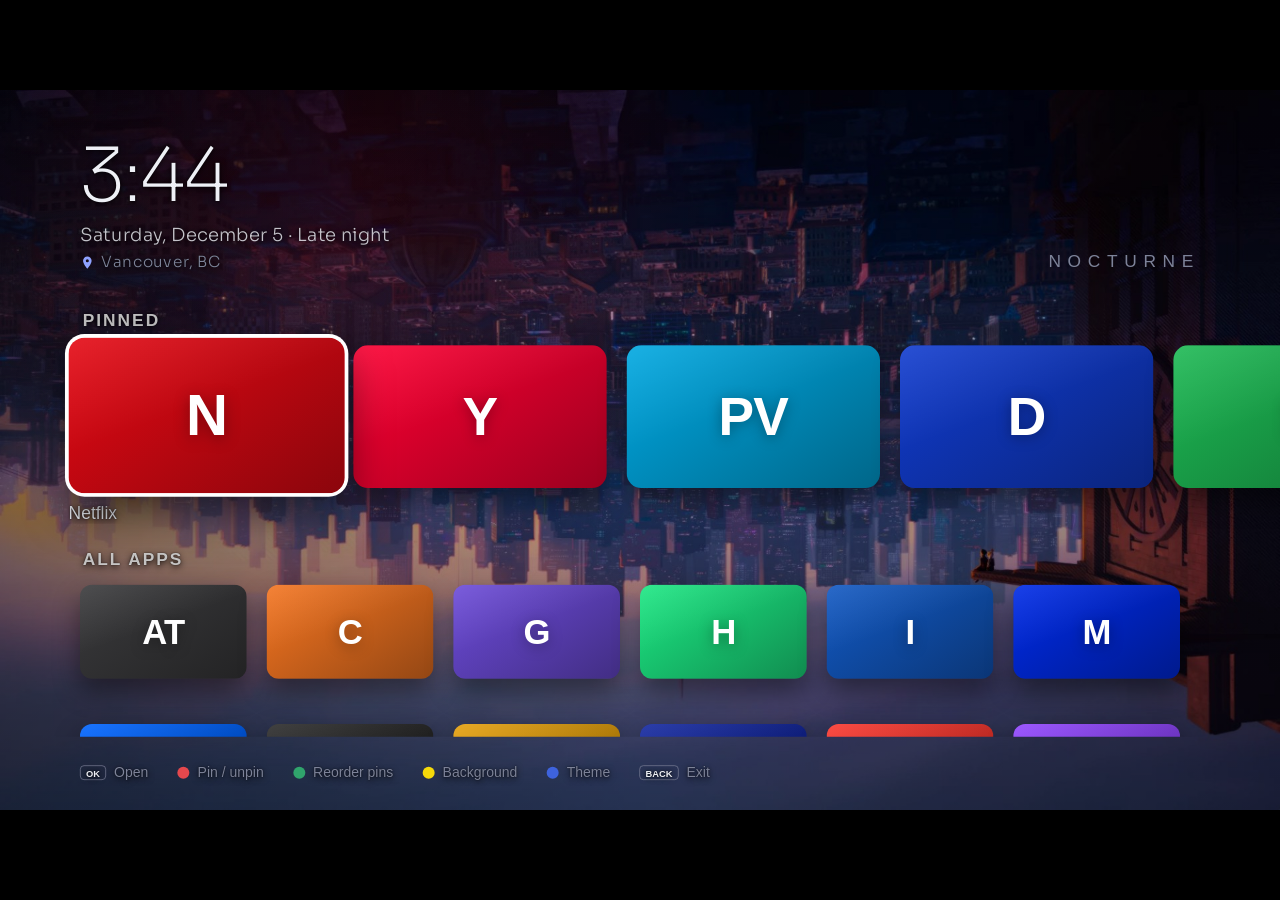
<file: samsung-tv-launcher/index.html>
<!DOCTYPE html>
<html lang="en">
<head>
<meta charset="utf-8">
<meta name="viewport" content="width=1920, height=1080, user-scalable=no">
<title>Nocturne</title>
<link rel="stylesheet" href="css/style.css">
</head>
<body class="theme-midnight">
<div id="stage">
  <div id="bg"></div>
  <div id="glow"></div>

  <header id="top">
    <div>
      <div id="clock">--:--</div>
      <div id="date"></div>
      <div id="location">
        <svg viewBox="0 0 24 24" aria-hidden="true"><path d="M12 2a7 7 0 0 0-7 7c0 5.2 7 13 7 13s7-7.8 7-13a7 7 0 0 0-7-7zm0 9.5A2.5 2.5 0 1 1 12 6.5a2.5 2.5 0 0 1 0 5z"/></svg>
        <span id="location-name"></span>
      </div>
    </div>
    <div id="brand">nocturne<span id="mode-badge"></span></div>
  </header>

  <main id="viewport">
    <div id="rows"></div>
  </main>

  <footer id="hints">
    <span><b class="k">OK</b> Open</span>
    <span><b class="k red"></b> Pin / unpin</span>
    <span><b class="k green"></b> Reorder pins</span>
    <span><b class="k yellow"></b> Background</span>
    <span><b class="k blue"></b> Theme</span>
    <span><b class="k">BACK</b> Exit</span>
  </footer>

  <div id="toast"></div>
</div>
<script src="js/settings.js"></script>
<script src="js/apps.js"></script>
<script src="backgrounds/backgrounds.js"></script>
<script src="js/main.js"></script>
</body>
</html>
</file>
<file: samsung-tv-launcher/css/style.css>
/* Nocturne: a dark app grid for Samsung Tizen TVs.
   Laid out on a fixed 1920x1080 stage (the TV's web viewport). Needs Tizen 4.0+ (2018+ TVs) for CSS variables. */

* { box-sizing: border-box; margin: 0; padding: 0; }

/* Sora (SIL Open Font License, see fonts/OFL.txt), bundled so it works without internet */
@font-face {
  font-family: "Sora";
  font-weight: 200;
  src: url("../fonts/sora-200.woff2") format("woff2"), url("../fonts/sora-200.woff") format("woff");
}
@font-face {
  font-family: "Sora";
  font-weight: 300;
  src: url("../fonts/sora-300.woff2") format("woff2"), url("../fonts/sora-300.woff") format("woff");
}

.theme-midnight {
  --bg: #07080d;
  --bg2: #0e1220;
  --panel: rgba(255, 255, 255, 0.04);
  --text: #eef0f6;
  --muted: #7d8399;
  --ring: #ffffff;
  --accent: #8ea2ff;
}
.theme-oled {
  --bg: #000000;
  --bg2: #000000;
  --panel: rgba(255, 255, 255, 0.03);
  --text: #f5f5f5;
  --muted: #6b6b6b;
  --ring: #ffffff;
  --accent: #d0d0d0;
}
.theme-aurora {
  --bg: #050b0c;
  --bg2: #0b1d1f;
  --panel: rgba(120, 255, 220, 0.05);
  --text: #e9fbf6;
  --muted: #6f9690;
  --ring: #7dffd9;
  --accent: #7dffd9;
}

html, body {
  width: 100%;
  height: 100%;
  overflow: hidden;
  background: #000;
  font-family: "SamsungOne", "Segoe UI", "Helvetica Neue", Arial, sans-serif;
  -webkit-font-smoothing: antialiased;
}

#stage {
  position: absolute;
  left: 0;
  top: 0;
  width: 1920px;
  height: 1080px;
  overflow: hidden;
  color: var(--text);
  background: radial-gradient(ellipse at 20% -10%, var(--bg2) 0%, var(--bg) 60%);
  transform-origin: 0 0;
  transition: background 0.6s ease;
}

/* ---------- Backgrounds (Yellow button cycles them) ---------- */
#bg {
  position: absolute;
  left: 0; top: 0;
  width: 1920px;
  height: 1080px;
  overflow: hidden;
  pointer-events: none;
  background-size: cover;
  background-position: center;
}
#bg.photo::after {
  /* darken photos so tiles and text stay readable */
  content: "";
  position: absolute;
  left: 0; top: 0; right: 0; bottom: 0;
  background:
    linear-gradient(180deg, rgba(0, 0, 0, 0.30) 0%, rgba(0, 0, 0, 0.15) 40%, rgba(0, 0, 0, 0.45) 100%),
    linear-gradient(90deg, rgba(0, 0, 0, 0.30) 0%, rgba(0, 0, 0, 0) 50%);
}
/* keep small text legible over busy photos */
#bg.photo ~ * .section-title,
#bg.photo ~ * #date,
#bg.photo ~ * #clock,
#bg.photo ~ * #location,
#bg.photo ~ * .tile-name,
#bg.photo ~ #hints { text-shadow: 0 2px 10px rgba(0, 0, 0, 0.9), 0 0 2px rgba(0, 0, 0, 0.8); }
#bg.photo ~ * .section-title { color: rgba(255, 255, 255, 0.75); }

/* let the chosen background show through instead of the app-colour wash */
#bg:not(.bg-none) ~ #glow { opacity: 0.14; }

#bg.bg-nebula {
  background:
    radial-gradient(ellipse at 78% 18%, rgba(170, 60, 255, 0.45) 0%, rgba(0, 0, 0, 0) 45%),
    radial-gradient(ellipse at 18% 85%, rgba(255, 60, 140, 0.30) 0%, rgba(0, 0, 0, 0) 50%),
    radial-gradient(ellipse at 50% 50%, rgba(40, 60, 200, 0.25) 0%, rgba(0, 0, 0, 0) 60%),
    #05040c;
}
#bg.bg-dusk {
  background: linear-gradient(180deg, #1a0f2e 0%, #3b1d3f 30%, #7a3b3b 58%, #120b14 82%, #070509 100%);
}
#bg.bg-dusk::after {
  content: "";
  position: absolute;
  left: 0; top: 0; right: 0; bottom: 0;
  background: linear-gradient(180deg, rgba(0, 0, 0, 0.15) 0%, rgba(0, 0, 0, 0.7) 100%);
}

/* Aurora: two big blurred colour blobs drifting slowly. Uses transforms only, so it stays smooth on TV hardware. */
#bg.bg-aurora { background: #03060a; }
#bg.bg-aurora::before,
#bg.bg-aurora::after {
  content: "";
  position: absolute;
  width: 1500px;
  height: 900px;
  border-radius: 50%;
  opacity: 0.55;
}
#bg.bg-aurora::before {
  left: -300px; top: -350px;
  background: radial-gradient(ellipse at center, rgba(60, 255, 190, 0.55) 0%, rgba(0, 0, 0, 0) 65%);
  animation: drift-a 26s ease-in-out infinite alternate;
}
#bg.bg-aurora::after {
  right: -400px; top: -150px;
  background: radial-gradient(ellipse at center, rgba(110, 90, 255, 0.55) 0%, rgba(0, 0, 0, 0) 65%);
  animation: drift-b 32s ease-in-out infinite alternate;
}
@keyframes drift-a {
  from { transform: translate(0, 0) scale(1); }
  to { transform: translate(500px, 160px) scale(1.25); }
}
@keyframes drift-b {
  from { transform: translate(0, 0) scale(1.1); }
  to { transform: translate(-450px, 220px) scale(0.9); }
}

/* Soft colour wash that follows the focused app's brand colour */
#glow {
  position: absolute;
  left: -200px;
  top: -300px;
  width: 1400px;
  height: 1000px;
  opacity: 0.35;
  pointer-events: none;
  transition: background 0.6s ease;
}
.theme-oled #glow { opacity: 0.18; }

#top {
  position: relative;
  display: flex;
  justify-content: space-between;
  align-items: flex-end;
  padding: 72px 120px 0;
}
#clock {
  font-family: "Sora", "Segoe UI", sans-serif;
  font-size: 112px;
  font-weight: 200;
  letter-spacing: -4px;
  line-height: 1;
}
#date {
  margin-top: 16px;
  font-family: "Sora", "Segoe UI", sans-serif;
  font-size: 27px;
  font-weight: 300;
  color: var(--text);
  opacity: 0.8;
  letter-spacing: 0.5px;
}
#location {
  display: flex;
  align-items: center;
  margin-top: 10px;
  font-family: "Sora", "Segoe UI", sans-serif;
  font-size: 23px;
  font-weight: 300;
  letter-spacing: 1px;
  color: var(--muted);
}
#location svg {
  width: 22px;
  height: 22px;
  margin-right: 10px;
  fill: var(--accent);
}
#location.hidden { display: none; }
#brand {
  font-size: 26px;
  letter-spacing: 10px;
  text-transform: uppercase;
  color: var(--muted);
}
#mode-badge {
  display: none;
  margin-left: 24px;
  padding: 6px 16px;
  border-radius: 999px;
  font-size: 18px;
  letter-spacing: 2px;
  color: #000;
  background: var(--accent);
}
#mode-badge.on { display: inline-block; }

#viewport {
  position: absolute;
  left: 0;
  right: 0;
  top: 330px;
  bottom: 110px;
  overflow: hidden;
}
#rows {
  padding: 0 120px;
  transition: transform 0.35s cubic-bezier(0.2, 0.8, 0.2, 1);
}

.section-title {
  font-size: 26px;
  font-weight: 600;
  letter-spacing: 3px;
  text-transform: uppercase;
  color: var(--muted);
  margin: 0 0 22px 4px;
}
.section { margin-bottom: 50px; }

.row {
  display: flex;
  margin-bottom: 30px;
  transition: transform 0.35s cubic-bezier(0.2, 0.8, 0.2, 1);
}

.tile {
  position: relative;
  flex: none;
  margin-right: 30px;
  transition: transform 0.22s cubic-bezier(0.2, 0.8, 0.2, 1), opacity 0.22s ease;
}
.tile-art {
  position: relative;
  display: flex;
  align-items: center;
  justify-content: center;
  border-radius: 22px;
  overflow: hidden;
  background: var(--panel);
  box-shadow: 0 18px 40px rgba(0, 0, 0, 0.45);
}
.tile-art::after {
  /* glass highlight */
  content: "";
  position: absolute;
  left: 0; top: 0; right: 0; bottom: 0;
  background: linear-gradient(160deg, rgba(255, 255, 255, 0.10) 0%, rgba(255, 255, 255, 0) 45%);
  pointer-events: none;
}
.tile-art img {
  max-width: 46%;
  max-height: 58%;
}
.mono {
  font-size: 64px;
  font-weight: 700;
  letter-spacing: -1px;
  color: #fff;
  text-shadow: 0 4px 20px rgba(0, 0, 0, 0.35);
}
.tile-name {
  margin-top: 14px;
  font-size: 24px;
  color: var(--muted);
  white-space: nowrap;
  overflow: hidden;
  text-overflow: ellipsis;
  opacity: 0;
  transition: opacity 0.2s ease;
}

/* Pinned row: big 16:9 tiles */
.pinned .tile-art { width: 380px; height: 214px; }
.pinned .mono { font-size: 80px; }
.pinned .tile { width: 380px; }

/* All-apps grid: smaller tiles */
.grid .tile-art { width: 250px; height: 141px; border-radius: 18px; }
.grid .tile { width: 250px; }
.grid .mono { font-size: 52px; }
.grid .tile-name { font-size: 21px; }

.tile.focused { transform: scale(1.09); z-index: 2; }
.tile.focused .tile-art {
  box-shadow: 0 0 0 5px var(--ring), 0 26px 60px rgba(0, 0, 0, 0.6);
}
.tile.focused .tile-name { opacity: 1; color: var(--text); }
.tile.moving .tile-art { box-shadow: 0 0 0 5px var(--accent), 0 0 50px var(--accent); }
.tile.pinned-mark::before {
  content: "";
  position: absolute;
  top: 12px;
  right: 12px;
  z-index: 3;
  width: 12px;
  height: 12px;
  border-radius: 50%;
  background: var(--accent);
}

.empty {
  font-size: 26px;
  color: var(--muted);
  padding: 40px 4px;
}

#hints {
  position: absolute;
  left: 120px;
  right: 120px;
  bottom: 44px;
  display: flex;
  font-size: 21px;
  color: var(--muted);
}
#hints span { margin-right: 44px; display: flex; align-items: center; }
.k {
  display: inline-block;
  min-width: 22px;
  height: 22px;
  margin-right: 12px;
  padding: 0 8px;
  border-radius: 6px;
  font-size: 14px;
  line-height: 22px;
  text-align: center;
  color: var(--text);
  border: 1px solid var(--muted);
}
.k.red, .k.green, .k.yellow, .k.blue { padding: 0; border: 0; border-radius: 50%; min-width: 18px; height: 18px; }
.k.red { background: #e5484d; }
.k.green { background: #30a46c; }
.k.yellow { background: #f5d90a; }
.k.blue { background: #3e63dd; }

#toast {
  position: absolute;
  left: 50%;
  bottom: 120px;
  padding: 18px 34px;
  border-radius: 14px;
  font-size: 24px;
  color: var(--text);
  background: rgba(30, 32, 44, 0.92);
  opacity: 0;
  transform: translate(-50%, 20px);
  transition: opacity 0.25s ease, transform 0.25s ease;
  pointer-events: none;
}
#toast.show { opacity: 1; transform: translate(-50%, 0); }
</file>
